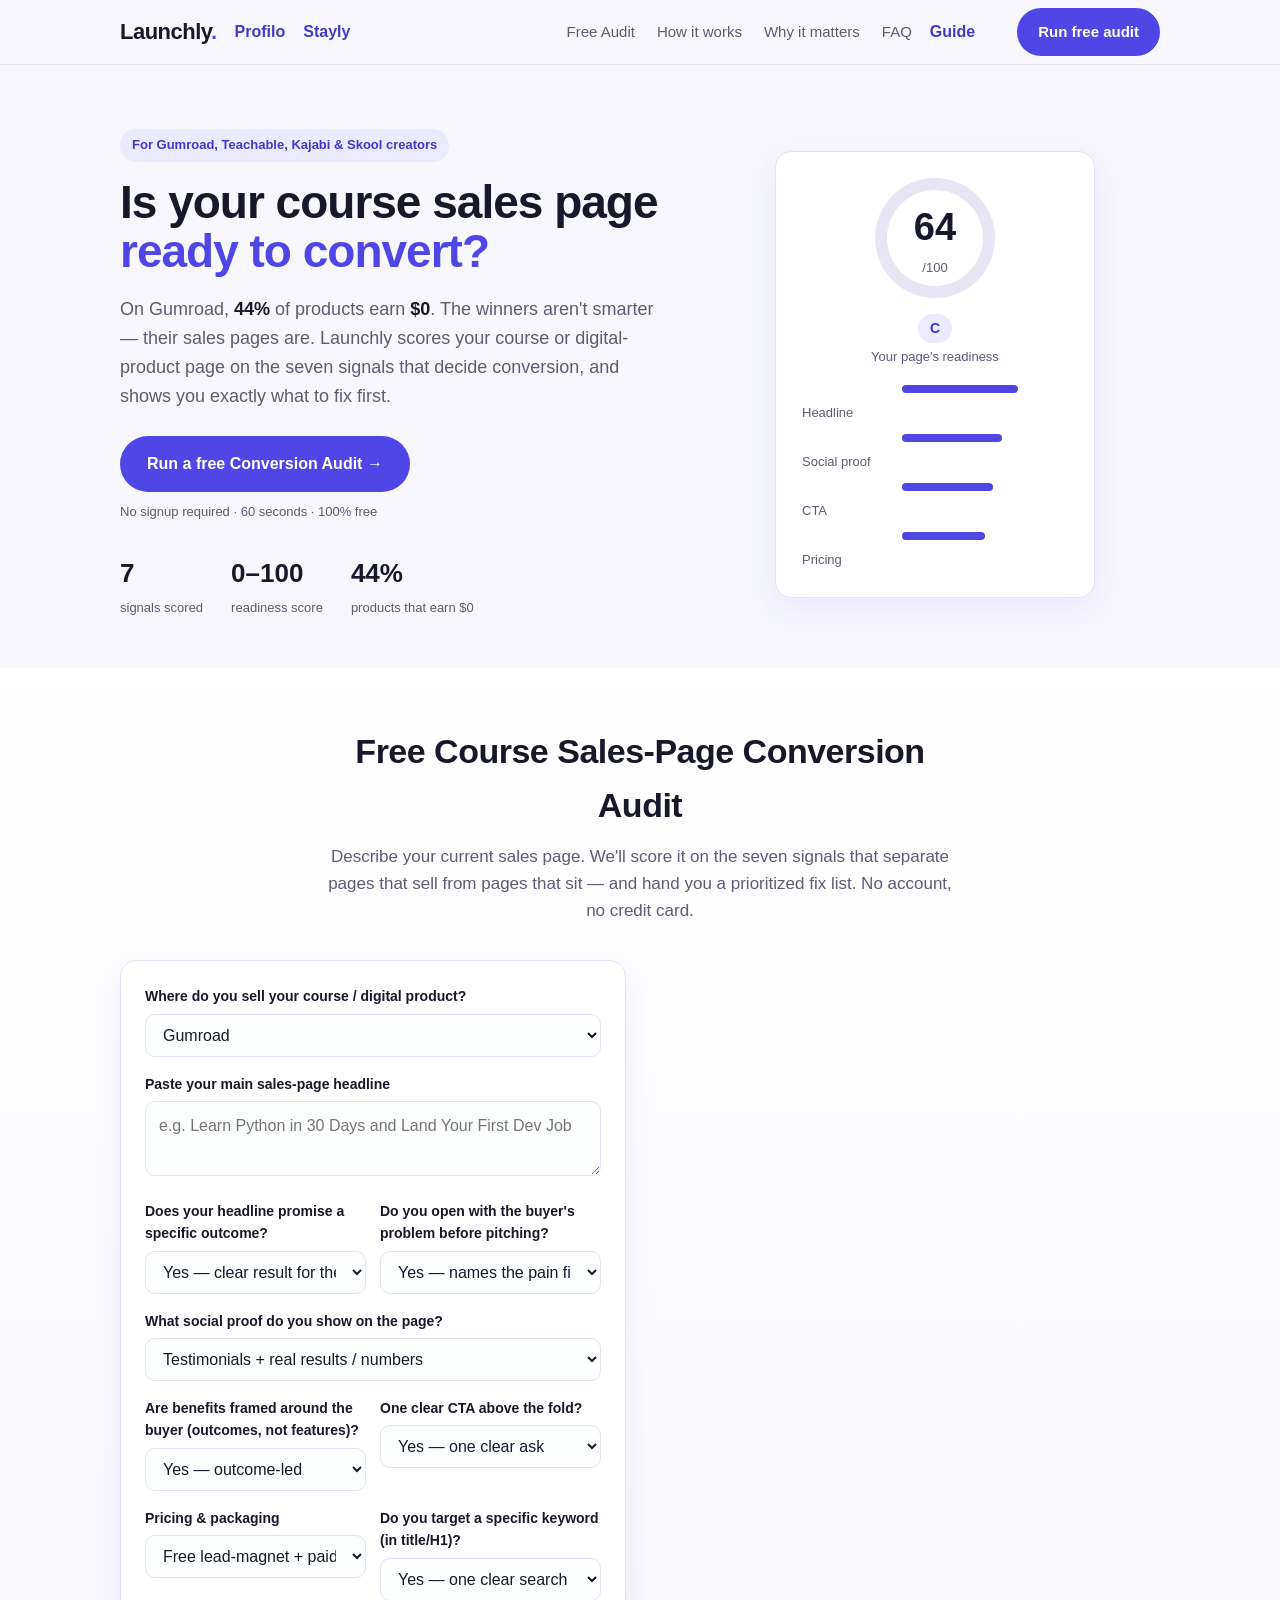
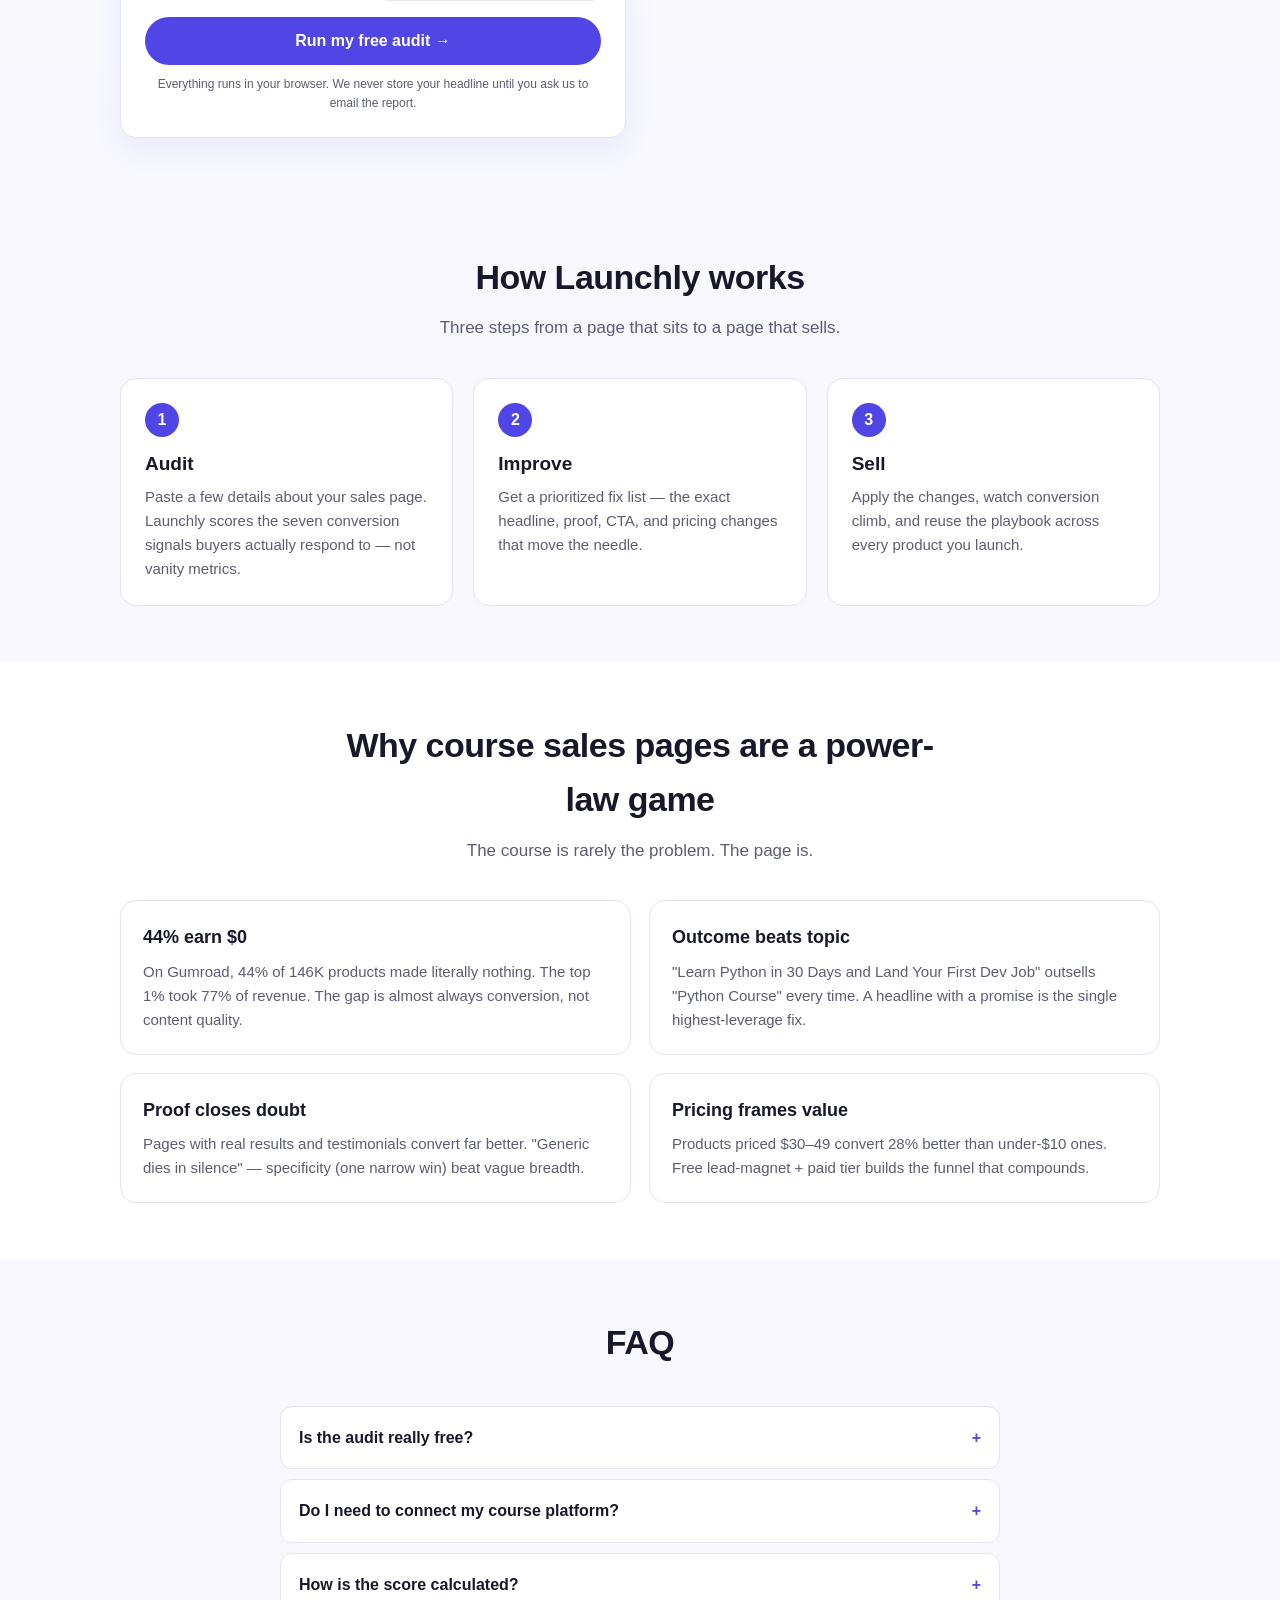
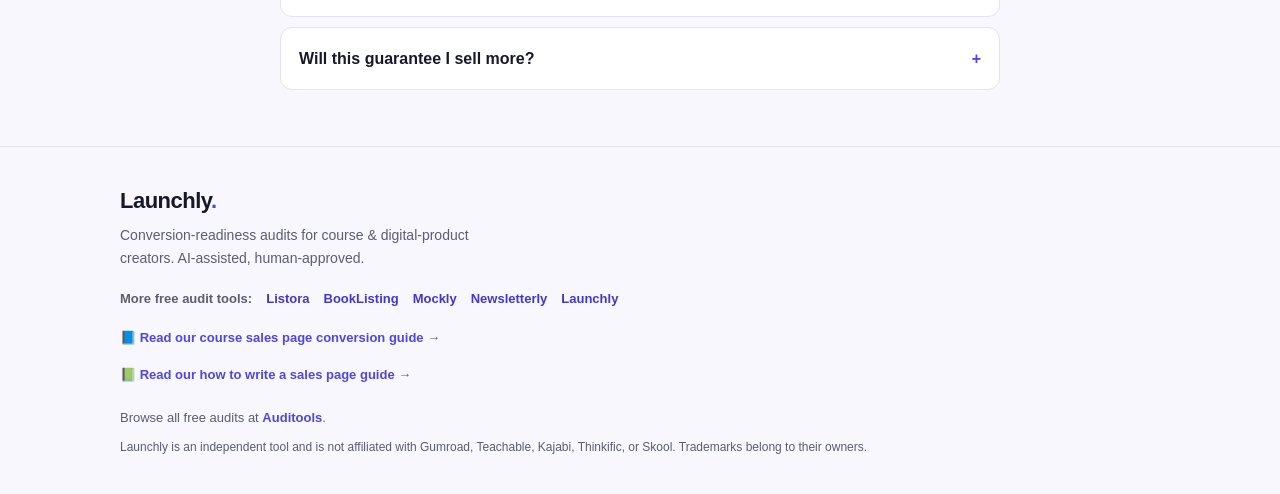
<file: index.html>
<!DOCTYPE html>
<html lang="en">
<head>
  <meta charset="UTF-8" />
  <meta name="viewport" content="width=device-width, initial-scale=1.0" />
  <title>Launchly — Is your course sales page ready to convert? (free conversion-readiness audit)</title>
  <meta name="description" content="Launchly scores your course or digital-product sales page like a conversion operator would — headline & outcome, pain hook, social proof, benefit clarity, CTA, pricing, and SEO. Free 0–100 audit, no signup. Find out if your page is leaving sales on the table." />
  <link rel="canonical" href="https://Viyozc.github.io/launchly-ai/" />
  <meta property="og:type" content="website" />
  <meta property="og:title" content="Launchly — Is your course sales page ready to convert? (free conversion-readiness audit)" />
  <meta property="og:description" content="Launchly scores your course or digital-product sales page on the seven signals that decide conversion. Free 0–100 audit, no signup." />
  <meta property="og:url" content="https://Viyozc.github.io/launchly-ai/" />
  <meta property="og:image" content="https://Viyozc.github.io/launchly-ai/assets/og-image.png" />
  <meta property="og:image:width" content="1200" />
  <meta property="og:image:height" content="630" />
  <meta property="og:image:alt" content="Launchly — Is your course sales page ready to convert?" />
  <meta name="twitter:image" content="https://Viyozc.github.io/launchly-ai/assets/og-image.png" />
  <meta name="twitter:image:alt" content="Launchly — Is your course sales page ready to convert?" />
  <meta name="twitter:card" content="summary_large_image" />
  <meta name="twitter:title" content="Launchly — Is your course sales page ready to convert? (free conversion-readiness audit)" />
  <meta name="twitter:description" content="Launchly scores your course or digital-product sales page on the seven signals that decide conversion. Free 0–100 audit, no signup." />

  <link rel="stylesheet" href="assets/style.css" />

  <script type="application/ld+json">
  {"@context":"https://schema.org","@type":"SoftwareApplication","name":"Launchly","url":"https://Viyozc.github.io/launchly-ai/","applicationCategory":"BusinessApplication","operatingSystem":"Web","offers":{"@type":"Offer","price":"0","priceCurrency":"USD"},"screenshot":"https://Viyozc.github.io/launchly-ai/assets/og-image.png"}
  </script>

  <script type="application/ld+json">
  {"@context": "https://schema.org", "@type": "FAQPage", "mainEntity": [{"@type": "Question", "name": "Is the audit really free?", "acceptedAnswer": {"@type": "Answer", "text": "Yes. The on-page audit runs entirely in your browser and costs nothing. No account needed."}}, {"@type": "Question", "name": "Do I need to connect my course platform?", "acceptedAnswer": {"@type": "Answer", "text": "No. You describe your setup with a few clicks and paste your headline. Launchly scores the strategy, not your private student data — so it works before you've optimized anything."}}, {"@type": "Question", "name": "How is the score calculated?", "acceptedAnswer": {"@type": "Answer", "text": "We weight headline & outcome, pain hook, social proof, benefit clarity, CTA strength, pricing & packaging, and SEO / keyword targeting — the signals that drive a stranger from \"maybe\" to \"buy\"."}}, {"@type": "Question", "name": "Will this guarantee I sell more?", "acceptedAnswer": {"@type": "Answer", "text": "No tool can. But most of the gap between a $0 product and a winning one is operational — headline, proof, CTA, pricing. Launchly shows you exactly where your gaps are."}}]}
  </script>
</head>
<body>
  <!-- ===== Nav ===== -->
  <header class="nav">
    <div class="container nav-inner">
      <a class="brand" href="#top">Launchly<span class="brand-dot">.</span></a> <a href="https://Viyozc.github.io/profilo-ai/" style="color:var(--brand-dk);font-weight:600;">Profilo</a> <a href="https://Viyozc.github.io/stayly-ai/" style="color:var(--brand-dk);font-weight:600;">Stayly</a>
      <nav class="nav-links">
        <a href="#audit">Free Audit</a>
        <a href="#how">How it works</a>
        <a href="#why">Why it matters</a>
        <a href="#faq">FAQ</a>
      </nav>
      <a href="./blog/" style="color:var(--brand-dk);font-weight:600;margin-right:16px;align-self:center;">Guide</a>
      <a class="btn btn-primary nav-cta" href="#audit">Run free audit</a>
    </div>
  </header>

  <!-- ===== Hero ===== -->
  <section class="hero" id="top">
    <div class="container hero-inner">
      <div class="hero-copy">
        <span class="badge">For Gumroad, Teachable, Kajabi &amp; Skool creators</span>
        <h1>Is your course sales page <span class="hl">ready to convert?</span></h1>
        <p class="lede">
          On Gumroad, <strong>44%</strong> of products earn <strong>$0</strong>. The winners aren't smarter — their
          sales pages are. Launchly scores your course or digital-product page on the seven signals that decide
          conversion, and shows you exactly what to fix first.
        </p>
        <div class="hero-actions">
          <a class="btn btn-primary btn-lg" href="#audit">Run a free Conversion Audit →</a>
          <span class="hero-note">No signup required · 60 seconds · 100% free</span>
        </div>
        <div class="hero-stats">
          <div><strong>7</strong><span>signals scored</span></div>
          <div><strong>0–100</strong><span>readiness score</span></div>
          <div><strong>44%</strong><span>products that earn $0</span></div>
        </div>
      </div>
      <div class="hero-visual" aria-hidden="true">
        <div class="score-card">
          <div class="score-ring"><span class="score-num" id="heroScore">—</span><span class="score-grad">/100</span></div>
          <div class="score-meta">
            <span class="grade" id="heroGrade">Grade</span>
            <span class="score-sub">Your page's readiness</span>
          </div>
          <div class="mini-bars">
            <div class="mbar"><i style="width:70%"></i><span>Headline</span></div>
            <div class="mbar"><i style="width:60%"></i><span>Social proof</span></div>
            <div class="mbar"><i style="width:55%"></i><span>CTA</span></div>
            <div class="mbar"><i style="width:50%"></i><span>Pricing</span></div>
          </div>
        </div>
      </div>
    </div>
  </section>

  <!-- ===== Audit Tool ===== -->
  <section class="audit" id="audit">
    <div class="container">
      <div class="section-head">
        <h2>Free Course Sales-Page Conversion Audit</h2>
        <p>Describe your current sales page. We'll score it on the seven signals that separate pages that sell from pages that sit — and hand you a prioritized fix list. No account, no credit card.</p>
      </div>

      <div class="audit-grid">
        <!-- Input -->
        <form class="audit-form" id="auditForm" novalidate>
          <label class="field">
            <span>Where do you sell your course / digital product?</span>
            <select id="fPlatform">
              <option value="gumroad">Gumroad</option>
              <option value="teachable">Teachable</option>
              <option value="kajabi">Kajabi</option>
              <option value="thinkific">Thinkific</option>
              <option value="skool">Skool</option>
              <option value="systeme">Systeme.io</option>
              <option value="self">Self-hosted / other</option>
            </select>
          </label>

          <label class="field">
            <span>Paste your main sales-page headline</span>
            <textarea id="fHeadline" rows="2" placeholder="e.g. Learn Python in 30 Days and Land Your First Dev Job"></textarea>
          </label>

          <div class="field-row">
            <label class="field">
              <span>Does your headline promise a specific outcome?</span>
              <select id="fOutcome">
                <option value="yes">Yes — clear result for the buyer</option>
                <option value="partial">Sort of / vague benefit</option>
                <option value="no">No — just names the topic</option>
              </select>
            </label>
            <label class="field">
              <span>Do you open with the buyer's problem before pitching?</span>
              <select id="fPain">
                <option value="yes">Yes — names the pain first</option>
                <option value="sometimes">Sometimes</option>
                <option value="no">No — jumps straight to features</option>
              </select>
            </label>
          </div>

          <label class="field">
            <span>What social proof do you show on the page?</span>
            <select id="fProof">
              <option value="strong">Testimonials + real results / numbers</option>
              <option value="some">A few testimonials</option>
              <option value="none">None yet</option>
            </select>
          </label>

          <div class="field-row">
            <label class="field">
              <span>Are benefits framed around the buyer (outcomes, not features)?</span>
              <select id="fBenefit">
                <option value="yes">Yes — outcome-led</option>
                <option value="partial">Mixed</option>
                <option value="no">No — feature-list only</option>
              </select>
            </label>
            <label class="field">
              <span>One clear CTA above the fold?</span>
              <select id="fCta">
                <option value="yes">Yes — one clear ask</option>
                <option value="sometimes">Sometimes / competing CTAs</option>
                <option value="no">No / vague</option>
              </select>
            </label>
          </div>

          <div class="field-row">
            <label class="field">
              <span>Pricing &amp; packaging</span>
              <select id="fPrice">
                <option value="freepaid">Free lead-magnet + paid tier</option>
                <option value="tiers">2–3 paid tiers</option>
                <option value="single">Single price</option>
                <option value="unclear">Unclear / hidden</option>
              </select>
            </label>
            <label class="field">
              <span>Do you target a specific keyword (in title/H1)?</span>
              <select id="fSeo">
                <option value="yes">Yes — one clear search intent</option>
                <option value="partial">Loosely</option>
                <option value="no">No / not optimized</option>
              </select>
            </label>
          </div>

          <button type="submit" class="btn btn-primary btn-lg btn-block">Run my free audit →</button>
          <p class="form-fine">Everything runs in your browser. We never store your headline until you ask us to email the report.</p>
        </form>

        <!-- Result -->
        <div class="audit-result" id="auditResult" hidden>
          <div class="result-top">
            <div class="score-ring lg">
              <span class="score-num" id="resScore">0</span>
              <span class="score-grad">/100</span>
            </div>
            <div>
              <span class="grade big" id="resGrade">—</span>
              <p class="result-sub" id="resSummary">—</p>
            </div>
          </div>

          <div class="bars" id="resBars"></div>

          <div class="tips">
            <h3>What to fix first</h3>
            <ul id="resTips"></ul>
          </div>

          <form class="email-capture" id="emailForm" action="https://formspree.io/f/meeyzkdp" method="POST">
            <label for="fEmail">Get the full report + weekly course-launch tips by email</label>
            <div class="email-row">
              <input type="email" id="fEmail" name="email" placeholder="you@email.com" required />
              <button type="submit" class="btn btn-primary">Email my report</button>
            </div>
            <p class="form-fine" id="emailNote">No spam. Unsubscribe anytime.</p>
          </form>
        </div>
      </div>
    </div>
  </section>

  <!-- ===== How it works ===== -->
  <section class="how" id="how">
    <div class="container">
      <div class="section-head">
        <h2>How Launchly works</h2>
        <p>Three steps from a page that sits to a page that sells.</p>
      </div>
      <div class="steps">
        <div class="step">
          <span class="step-num">1</span>
          <h3>Audit</h3>
          <p>Paste a few details about your sales page. Launchly scores the seven conversion signals buyers actually respond to — not vanity metrics.</p>
        </div>
        <div class="step">
          <span class="step-num">2</span>
          <h3>Improve</h3>
          <p>Get a prioritized fix list — the exact headline, proof, CTA, and pricing changes that move the needle.</p>
        </div>
        <div class="step">
          <span class="step-num">3</span>
          <h3>Sell</h3>
          <p>Apply the changes, watch conversion climb, and reuse the playbook across every product you launch.</p>
        </div>
      </div>
    </div>
  </section>

  <!-- ===== Why ===== -->
  <section class="why" id="why">
    <div class="container">
      <div class="section-head">
        <h2>Why course sales pages are a power-law game</h2>
        <p>The course is rarely the problem. The page is.</p>
      </div>
      <div class="why-grid">
        <div class="why-card">
          <h3>44% earn $0</h3>
          <p>On Gumroad, 44% of 146K products made literally nothing. The top 1% took 77% of revenue. The gap is almost always conversion, not content quality.</p>
        </div>
        <div class="why-card">
          <h3>Outcome beats topic</h3>
          <p>"Learn Python in 30 Days and Land Your First Dev Job" outsells "Python Course" every time. A headline with a promise is the single highest-leverage fix.</p>
        </div>
        <div class="why-card">
          <h3>Proof closes doubt</h3>
          <p>Pages with real results and testimonials convert far better. "Generic dies in silence" — specificity (one narrow win) beat vague breadth.</p>
        </div>
        <div class="why-card">
          <h3>Pricing frames value</h3>
          <p>Products priced $30–49 convert 28% better than under-$10 ones. Free lead-magnet + paid tier builds the funnel that compounds.</p>
        </div>
      </div>
    </div>
  </section>

  <!-- ===== FAQ ===== -->
  <section class="faq" id="faq">
    <div class="container">
      <div class="section-head">
        <h2>FAQ</h2>
      </div>
      <div class="faq-list">
        <details>
          <summary>Is the audit really free?</summary>
          <p>Yes. The on-page audit runs entirely in your browser and costs nothing. No account needed.</p>
        </details>
        <details>
          <summary>Do I need to connect my course platform?</summary>
          <p>No. You describe your setup with a few clicks and paste your headline. Launchly scores the strategy, not your private student data — so it works before you've optimized anything.</p>
        </details>
        <details>
          <summary>How is the score calculated?</summary>
          <p>We weight headline & outcome, pain hook, social proof, benefit clarity, CTA strength, pricing & packaging, and SEO / keyword targeting — the signals that drive a stranger from "maybe" to "buy".</p>
        </details>
        <details>
          <summary>Will this guarantee I sell more?</summary>
          <p>No tool can. But most of the gap between a $0 product and a winning one is operational — headline, proof, CTA, pricing. Launchly shows you exactly where your gaps are.</p>
        </details>
      </div>
    </div>
  </section>

  <!-- ===== Footer ===== -->
  <footer class="footer">
    <div class="container footer-inner">
      <div>
        <a class="brand" href="#top">Launchly<span class="brand-dot">.</span></a>
        <p class="footer-sub">Conversion-readiness audits for course &amp; digital-product creators. AI-assisted, human-approved.</p>
      </div>
      <div style="display:flex;flex-wrap:wrap;gap:14px;align-items:center;font-size:13px;margin-top:10px;">
        <span style="color:var(--muted);font-weight:600;">More free audit tools:</span>
        <a href="https://Viyozc.github.io/listora/" style="color:var(--brand-dk);font-weight:600;">Listora</a><a href="https://Viyozc.github.io/booklisting-ai/" style="color:var(--brand-dk);font-weight:600;">BookListing</a><a href="https://Viyozc.github.io/mockly-ai/" style="color:var(--brand-dk);font-weight:600;">Mockly</a><a href="https://Viyozc.github.io/newsletterly-ai/" style="color:var(--brand-dk);font-weight:600;">Newsletterly</a><a href="https://Viyozc.github.io/launchly-ai/" style="color:var(--brand-dk);font-weight:600;">Launchly</a>
      </div>
            <p style="color:var(--muted);font-size:13px;margin-top:8px;">📘 <a href="./blog/" style="color:var(--brand);font-weight:600;">Read our course sales page conversion guide</a> →</p>
      <p style="color:var(--muted);font-size:13px;margin-top:6px;">📗 <a href="./blog/how-to-write-sales-page/" style="color:var(--brand);font-weight:600;">Read our how to write a sales page guide</a> →</p>
      <p style="color:var(--muted);font-size:13px;margin-top:12px;">Browse all free audits at <a href="https://Viyozc.github.io/auditools/" style="color:var(--brand);font-weight:600;">Auditools</a>.</p>

      <p class="footer-fine">Launchly is an independent tool and is not affiliated with Gumroad, Teachable, Kajabi, Thinkific, or Skool. Trademarks belong to their owners.</p>
    </div>
  </footer>

  <script src="assets/audit.js"></script>
</body>
</html>
</file>
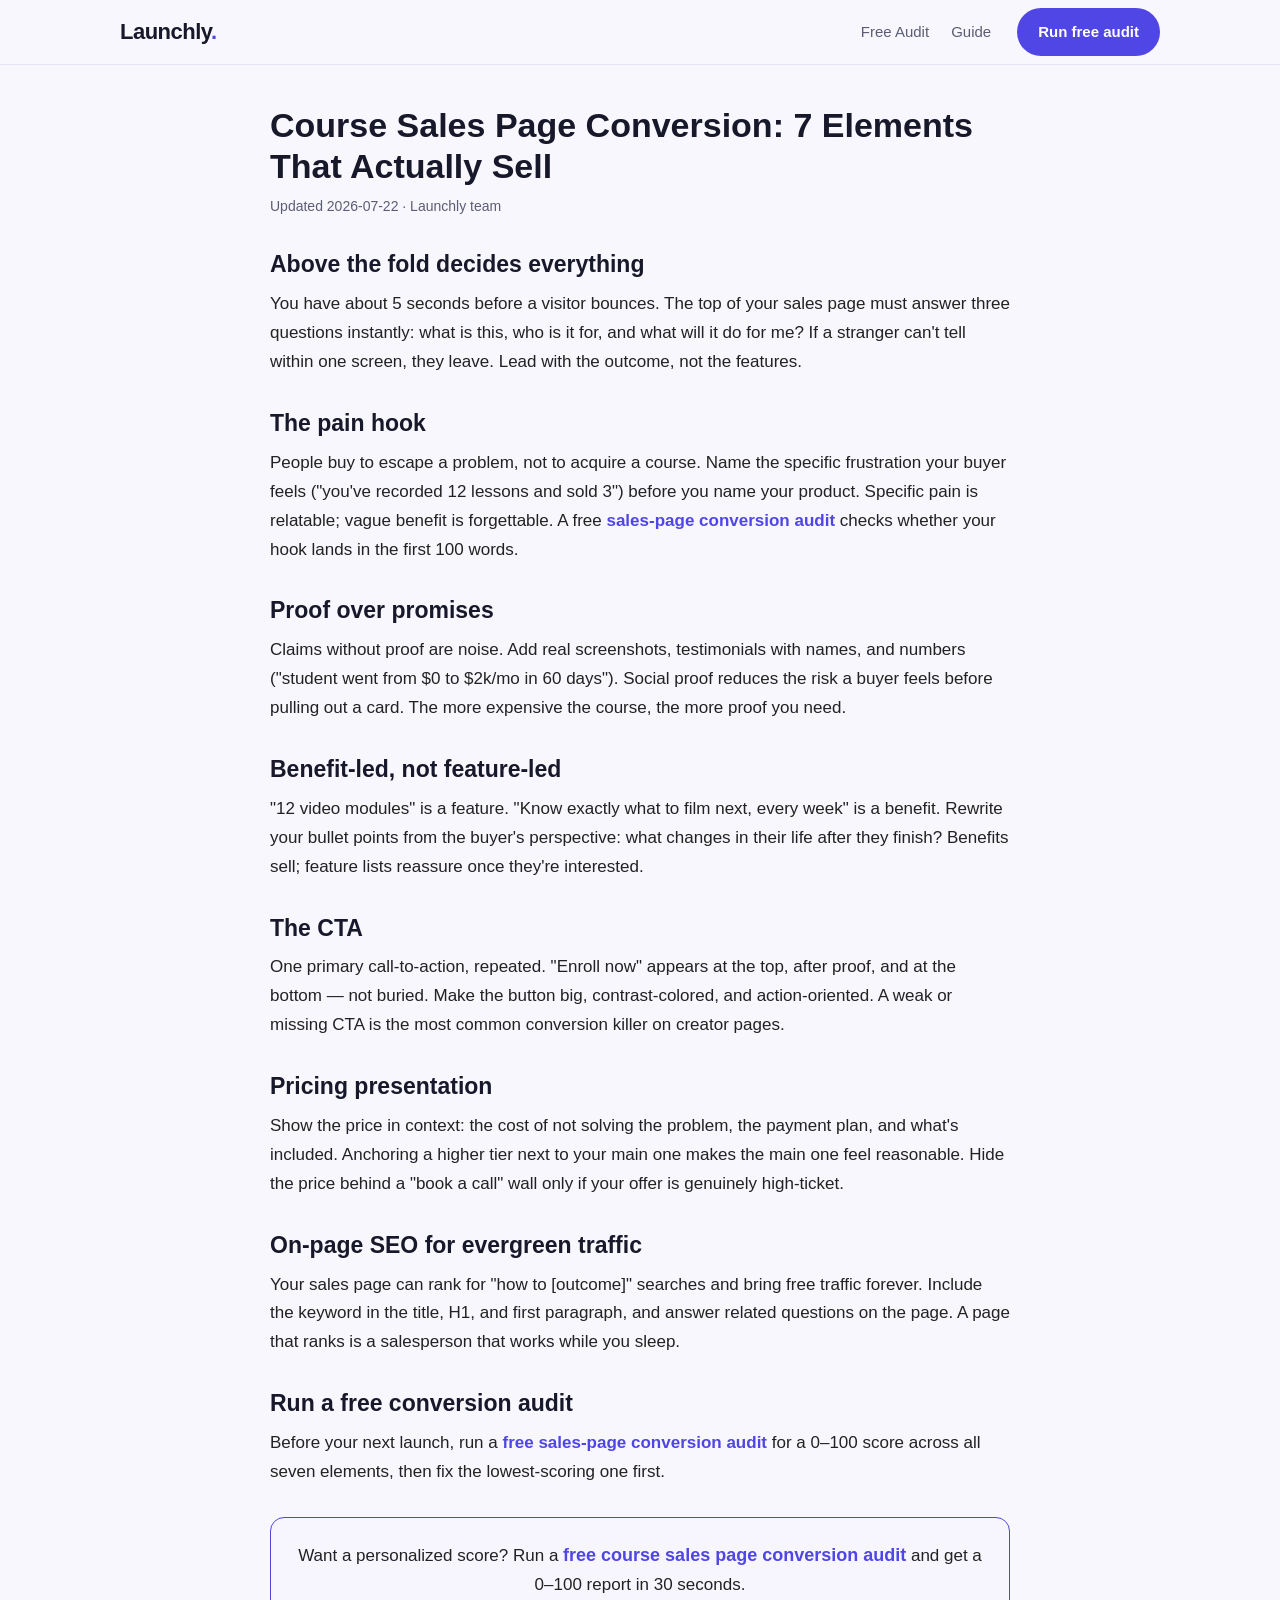
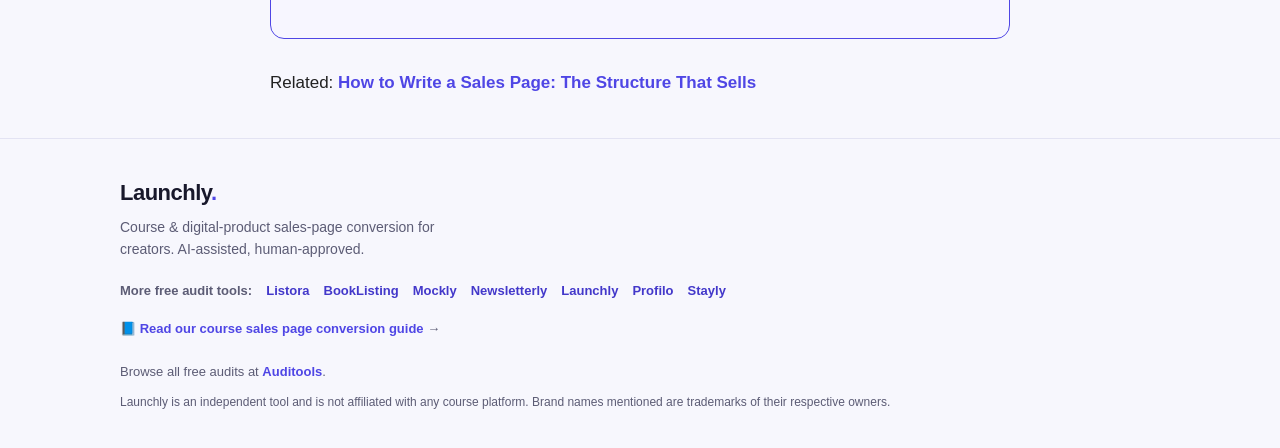
<file: blog/index.html>
<!DOCTYPE html>
<html lang="en">
<head>
  <meta charset="UTF-8" />
  <meta name="viewport" content="width=device-width, initial-scale=1.0" />
  <title>Course Sales Page Conversion: 7 Elements That Actually Sell</title>
  <meta name="description" content="The 7 sales-page elements that move course & digital-product conversions — above-the-fold clarity, pain hook, proof, benefits, CTA, pricing, and on-page SEO." />
  <link rel="canonical" href="https://Viyozc.github.io/launchly-ai/blog/" />
  <meta property="og:type" content="article" />
  <meta property="og:title" content="Course Sales Page Conversion: 7 Elements That Actually Sell" />
  <meta property="og:description" content="The 7 sales-page elements that move course & digital-product conversions — above-the-fold clarity, pain hook, proof, benefits, CTA, pricing, and on-page SEO." />
  <meta property="og:url" content="https://Viyozc.github.io/launchly-ai/blog/" />
  <meta property="og:image" content="https://Viyozc.github.io/launchly-ai/assets/og-image.png" />
  <meta name="twitter:card" content="summary_large_image" />
  <meta name="twitter:title" content="Course Sales Page Conversion: 7 Elements That Actually Sell" />
  <meta name="twitter:description" content="The 7 sales-page elements that move course & digital-product conversions — above-the-fold clarity, pain hook, proof, benefits, CTA, pricing, and on-page SEO." />
  <meta name="twitter:image" content="https://Viyozc.github.io/launchly-ai/assets/og-image.png" />
  <link rel="stylesheet" href="../assets/style.css" />
  <script type="application/ld+json">
  {"@context": "https://schema.org", "@type": "Article", "headline": "Course Sales Page Conversion: 7 Elements That Actually Sell", "description": "The 7 sales-page elements that move course & digital-product conversions \u2014 above-the-fold clarity, pain hook, proof, benefits, CTA, pricing, and on-page SEO.", "author": {"@type": "Organization", "name": "Launchly"}, "publisher": {"@type": "Organization", "name": "Launchly"}, "mainEntityOfPage": "https://Viyozc.github.io/launchly-ai/blog/", "datePublished": "2026-07-22"}
  </script>
  <style>
    .article {max-width:780px;margin:40px auto;padding:0 20px;}
    .article h1 {font-size:34px;line-height:1.2;margin:0 0 8px;}
    .article .meta {color:var(--muted);font-size:14px;margin-bottom:26px;}
    .article h2 {font-size:23px;margin:32px 0 10px;line-height:1.3;}
    .article p {font-size:17px;line-height:1.7;color:#222;margin:0 0 16px;}
    .article ul {margin:0 0 16px;padding-left:22px;}
    .article li {font-size:16px;line-height:1.6;margin-bottom:8px;}
    .article a {color:var(--brand);font-weight:600;}
    .article .cta-box {background:#f7f6ff;border:1px solid var(--brand);border-radius:14px;padding:22px;margin:30px 0;text-align:center;}
    .article .cta-box a {font-size:18px;}
  </style>
</head>
<body>
  <header class="nav">
    <div class="container nav-inner">
      <a class="brand" href="../">Launchly<span class="brand-dot">.</span></a>
      <nav class="nav-links">
        <a href="../#audit">Free Audit</a>
        <a href="./">Guide</a>
      </nav>
      <a class="btn btn-primary nav-cta" href="../#audit">Run free audit</a>
    </div>
  </header>
  <article class="container article">
    <h1>Course Sales Page Conversion: 7 Elements That Actually Sell</h1>
    <p class="meta">Updated 2026-07-22 · Launchly team</p>
    
<h2>Above the fold decides everything</h2>
<p>You have about 5 seconds before a visitor bounces. The top of your sales page must answer three questions instantly: what is this, who is it for, and what will it do for me? If a stranger can't tell within one screen, they leave. Lead with the outcome, not the features.</p>

<h2>The pain hook</h2>
<p>People buy to escape a problem, not to acquire a course. Name the specific frustration your buyer feels ("you've recorded 12 lessons and sold 3") before you name your product. Specific pain is relatable; vague benefit is forgettable. A free <a href="../#audit">sales-page conversion audit</a> checks whether your hook lands in the first 100 words.</p>

<h2>Proof over promises</h2>
<p>Claims without proof are noise. Add real screenshots, testimonials with names, and numbers ("student went from $0 to $2k/mo in 60 days"). Social proof reduces the risk a buyer feels before pulling out a card. The more expensive the course, the more proof you need.</p>

<h2>Benefit-led, not feature-led</h2>
<p>"12 video modules" is a feature. "Know exactly what to film next, every week" is a benefit. Rewrite your bullet points from the buyer's perspective: what changes in their life after they finish? Benefits sell; feature lists reassure once they're interested.</p>

<h2>The CTA</h2>
<p>One primary call-to-action, repeated. "Enroll now" appears at the top, after proof, and at the bottom — not buried. Make the button big, contrast-colored, and action-oriented. A weak or missing CTA is the most common conversion killer on creator pages.</p>

<h2>Pricing presentation</h2>
<p>Show the price in context: the cost of <em>not</em> solving the problem, the payment plan, and what's included. Anchoring a higher tier next to your main one makes the main one feel reasonable. Hide the price behind a "book a call" wall only if your offer is genuinely high-ticket.</p>

<h2>On-page SEO for evergreen traffic</h2>
<p>Your sales page can rank for "how to [outcome]" searches and bring free traffic forever. Include the keyword in the title, H1, and first paragraph, and answer related questions on the page. A page that ranks is a salesperson that works while you sleep.</p>

<h2>Run a free conversion audit</h2>
<p>Before your next launch, run a <a href="../#audit">free sales-page conversion audit</a> for a 0–100 score across all seven elements, then fix the lowest-scoring one first.</p>

    <div class="cta-box">
      <p>Want a personalized score? Run a <a href="../#audit">free course sales page conversion audit</a> and get a 0–100 report in 30 seconds.</p>
    </div>
  <p class="related">Related: <a href="./how-to-write-sales-page/">How to Write a Sales Page: The Structure That Sells</a></p>
  </article>
  <footer class="footer">
    <div class="container footer-inner">
      <div>
        <a class="brand" href="../">Launchly<span class="brand-dot">.</span></a>
        <p class="footer-sub">Course & digital-product sales-page conversion for creators. AI-assisted, human-approved.</p>
      </div>
      <div style="display:flex;flex-wrap:wrap;gap:14px;align-items:center;font-size:13px;margin-top:10px;"><span style="color:var(--muted);font-weight:600;">More free audit tools:</span><a href="https://Viyozc.github.io/listora/" style="color:var(--brand-dk);font-weight:600;">Listora</a><a href="https://Viyozc.github.io/booklisting-ai/" style="color:var(--brand-dk);font-weight:600;">BookListing</a><a href="https://Viyozc.github.io/mockly-ai/" style="color:var(--brand-dk);font-weight:600;">Mockly</a><a href="https://Viyozc.github.io/newsletterly-ai/" style="color:var(--brand-dk);font-weight:600;">Newsletterly</a><a href="https://Viyozc.github.io/launchly-ai/" style="color:var(--brand-dk);font-weight:600;">Launchly</a><a href="https://Viyozc.github.io/profilo-ai/" style="color:var(--brand-dk);font-weight:600;">Profilo</a><a href="https://Viyozc.github.io/stayly-ai/" style="color:var(--brand-dk);font-weight:600;">Stayly</a></div>
      <p style="color:var(--muted);font-size:13px;margin-top:8px;">📘 <a href="./" style="color:var(--brand);font-weight:600;">Read our course sales page conversion guide</a> →</p>
      <p style="color:var(--muted);font-size:13px;margin-top:12px;">Browse all free audits at <a href="https://Viyozc.github.io/auditools/" style="color:var(--brand);font-weight:600;">Auditools</a>.</p>
      <p class="footer-fine">Launchly is an independent tool and is not affiliated with any course platform. Brand names mentioned are trademarks of their respective owners.</p>
    </div>
  </footer>
</body>
</html>
</file>
<file: assets/style.css>
:root {
  --bg: #f7f7fd;
  --ink: #18182b;
  --muted: #5c5c75;
  --line: #e3e3f3;
  --brand: #4f46e5;
  --brand-dk: #4338ca;
  --brand-soft: #ebeafe;
  --good: #2f9e6b;
  --warn: #e0a106;
  --bad: #d9534f;
  --card: #ffffff;
  --shadow: 0 10px 30px rgba(79, 70, 229, 0.08);
  --radius: 16px;
  --maxw: 1080px;
}

* { box-sizing: border-box; margin: 0; padding: 0; }
html { scroll-behavior: smooth; }
body {
  font-family: -apple-system, BlinkMacSystemFont, "Segoe UI", Roboto, "Helvetica Neue", Arial, sans-serif;
  background: var(--bg);
  color: var(--ink);
  line-height: 1.6;
  -webkit-font-smoothing: antialiased;
}
.container { width: 100%; max-width: var(--maxw); margin: 0 auto; padding: 0 20px; }
a { color: inherit; text-decoration: none; }
em { font-style: normal; }

/* Buttons */
.btn {
  display: inline-block;
  font-weight: 600;
  border-radius: 999px;
  padding: 11px 20px;
  cursor: pointer;
  border: 1px solid transparent;
  font-size: 15px;
  transition: transform .08s ease, background .2s ease, box-shadow .2s ease;
}
.btn:active { transform: translateY(1px); }
.btn-primary { background: var(--brand); color: #fff; }
.btn-primary:hover { background: var(--brand-dk); box-shadow: 0 6px 18px rgba(79,70,229,.35); }
.btn-lg { padding: 14px 26px; font-size: 16px; }
.btn-block { width: 100%; text-align: center; }

/* Nav */
.nav {
  position: sticky; top: 0; z-index: 50;
  background: rgba(247,247,253,.85);
  backdrop-filter: blur(10px);
  border-bottom: 1px solid var(--line);
}
.nav-inner { display: flex; align-items: center; gap: 18px; height: 64px; }
.brand { font-weight: 800; font-size: 22px; letter-spacing: -.5px; }
.brand-dot { color: var(--brand); }
.nav-links { display: flex; gap: 22px; margin-left: auto; font-size: 15px; color: var(--muted); }
.nav-links a:hover { color: var(--ink); }
.nav-cta { margin-left: 8px; }

/* Hero */
.hero { padding: 64px 0 48px; }
.hero-inner { display: grid; grid-template-columns: 1.1fr .9fr; gap: 40px; align-items: center; }
.badge {
  display: inline-block; background: var(--brand-soft); color: var(--brand-dk);
  font-size: 13px; font-weight: 600; padding: 6px 12px; border-radius: 999px; margin-bottom: 16px;
}
.hero h1 { font-size: 46px; line-height: 1.08; letter-spacing: -1px; font-weight: 800; }
.hl { color: var(--brand); }
.lede { color: var(--muted); font-size: 18px; margin: 18px 0 26px; max-width: 540px; }
.lede strong { color: var(--ink); }
.hero-actions { display: flex; flex-direction: column; gap: 10px; align-items: flex-start; }
.hero-note { font-size: 13px; color: var(--muted); }
.hero-stats { display: flex; gap: 28px; margin-top: 30px; }
.hero-stats strong { display: block; font-size: 26px; color: var(--ink); }
.hero-stats span { font-size: 13px; color: var(--muted); }

/* Hero visual / score card */
.hero-visual { display: flex; justify-content: center; }
.score-card {
  background: var(--card); border: 1px solid var(--line); border-radius: var(--radius);
  box-shadow: var(--shadow); padding: 26px; width: 320px;
}
.score-ring {
  width: 120px; height: 120px; border-radius: 50%;
  background: conic-gradient(var(--brand) 0deg, #e6e6f4 0deg);
  display: flex; align-items: center; justify-content: center; flex-direction: column;
  margin: 0 auto 16px; position: relative;
}
.score-ring::after {
  content: ""; position: absolute; inset: 12px; background: var(--card); border-radius: 50%;
}
.score-ring.lg { width: 150px; height: 150px; }
.score-num { position: relative; z-index: 1; font-size: 38px; font-weight: 800; }
.score-ring.lg .score-num { font-size: 46px; }
.score-grad { position: relative; z-index: 1; font-size: 13px; color: var(--muted); }
.score-meta { text-align: center; margin-bottom: 18px; }
.grade {
  display: inline-block; background: var(--brand-soft); color: var(--brand-dk);
  font-weight: 700; padding: 3px 12px; border-radius: 999px; font-size: 14px;
}
.grade.big { font-size: 18px; padding: 5px 16px; }
.score-sub { display: block; font-size: 13px; color: var(--muted); margin-top: 4px; }
.mini-bars { display: flex; flex-direction: column; gap: 10px; }
.mbar { display: grid; grid-template-columns: 90px 1fr; align-items: center; gap: 10px; font-size: 13px; color: var(--muted); }
.mbar i { display: block; height: 8px; background: var(--brand); border-radius: 999px; }
.mbar i { grid-column: 2; }
.mbar span { grid-column: 1; }

/* Section heads */
.section-head { text-align: center; max-width: 640px; margin: 0 auto 36px; }
.section-head h2 { font-size: 34px; letter-spacing: -.5px; font-weight: 800; }
.section-head p { color: var(--muted); margin-top: 10px; font-size: 17px; }

/* Audit */
.audit { padding: 56px 0; background: linear-gradient(180deg, #fff 0%, var(--bg) 100%); }
.audit-grid { display: grid; grid-template-columns: 1fr 1fr; gap: 28px; align-items: start; }
.audit-form, .audit-result {
  background: var(--card); border: 1px solid var(--line); border-radius: var(--radius);
  box-shadow: var(--shadow); padding: 24px;
}
.field { display: block; margin-bottom: 16px; }
.field > span { display: flex; justify-content: space-between; font-size: 14px; font-weight: 600; margin-bottom: 6px; }
.field em { color: var(--muted); font-weight: 500; font-size: 12px; }
.field input, .field textarea, .field select {
  width: 100%; border: 1px solid var(--line); border-radius: 10px; padding: 11px 13px;
  font: inherit; color: var(--ink); background: #fdfffe; resize: vertical;
}
.field input:focus, .field textarea:focus, .field select:focus { outline: none; border-color: var(--brand); box-shadow: 0 0 0 3px var(--brand-soft); }
.field-row { display: flex; gap: 14px; }
.field-row .field { flex: 1; }
@media (max-width: 560px) { .field-row { flex-direction: column; gap: 0; } }
.form-fine { font-size: 12px; color: var(--muted); text-align: center; margin-top: 10px; }

/* Result */
.result-top { display: flex; gap: 20px; align-items: center; margin-bottom: 22px; }
.result-sub { font-size: 14px; color: var(--muted); margin-top: 6px; max-width: 240px; }
.bars { display: flex; flex-direction: column; gap: 12px; margin-bottom: 22px; }
.bar-row { display: grid; grid-template-columns: 120px 1fr 38px; align-items: center; gap: 10px; font-size: 13px; }
.bar-track { height: 9px; background: #e6e6f4; border-radius: 999px; overflow: hidden; }
.bar-fill { height: 100%; border-radius: 999px; background: var(--brand); transition: width .5s ease; }
.bar-val { text-align: right; color: var(--muted); font-weight: 600; }
.tips h3 { font-size: 16px; margin-bottom: 10px; }
.tips ul { list-style: none; display: flex; flex-direction: column; gap: 8px; }
.tips li { background: var(--brand-soft); border-radius: 10px; padding: 10px 12px; font-size: 14px; position: relative; padding-left: 34px; }
.tips li::before { content: "→"; position: absolute; left: 12px; color: var(--brand-dk); font-weight: 800; }
.tips li.ok { background: #e9f7f0; }
.tips li.ok::before { content: "✓"; color: var(--good); }

.email-capture { border-top: 1px solid var(--line); padding-top: 18px; margin-top: 4px; }
.email-capture label { display: block; font-size: 14px; font-weight: 600; margin-bottom: 8px; }
.email-row { display: flex; gap: 8px; }
.email-row input { flex: 1; border: 1px solid var(--line); border-radius: 10px; padding: 11px 13px; font: inherit; }
.email-row input:focus { outline: none; border-color: var(--brand); box-shadow: 0 0 0 3px var(--brand-soft); }

/* How */
.how { padding: 56px 0; }
.steps { display: grid; grid-template-columns: repeat(3, 1fr); gap: 20px; }
.step { background: var(--card); border: 1px solid var(--line); border-radius: var(--radius); padding: 24px; }
.step-num { display: inline-flex; width: 34px; height: 34px; align-items: center; justify-content: center; background: var(--brand); color: #fff; border-radius: 50%; font-weight: 800; margin-bottom: 12px; }
.step h3 { font-size: 19px; margin-bottom: 6px; }
.step p { color: var(--muted); font-size: 15px; }

/* Why */
.why { padding: 56px 0; background: #fff; }
.why-grid { display: grid; grid-template-columns: 1fr 1fr; gap: 18px; }
.why-card { border: 1px solid var(--line); border-radius: var(--radius); padding: 22px; }
.why-card h3 { font-size: 18px; margin-bottom: 8px; }
.why-card p { color: var(--muted); font-size: 15px; }

/* FAQ */
.faq { padding: 56px 0; }
.faq-list { max-width: 720px; margin: 0 auto; display: flex; flex-direction: column; gap: 10px; }
.faq details { background: var(--card); border: 1px solid var(--line); border-radius: 12px; padding: 4px 18px; }
.faq summary { cursor: pointer; font-weight: 600; padding: 14px 0; list-style: none; }
.faq summary::-webkit-details-marker { display: none; }
.faq summary::after { content: "+"; float: right; color: var(--brand); font-weight: 800; }
.faq details[open] summary::after { content: "−"; }
.faq details p { color: var(--muted); padding: 0 0 14px; font-size: 15px; }

/* Footer */
.footer { border-top: 1px solid var(--line); padding: 36px 0; background: var(--bg); }
.footer-inner { display: flex; flex-direction: column; gap: 10px; }
.footer-sub { color: var(--muted); font-size: 14px; margin-top: 6px; max-width: 360px; }
.footer-fine { font-size: 12px; color: var(--muted); }

/* Responsive */
@media (max-width: 860px) {
  .hero-inner, .audit-grid, .why-grid { grid-template-columns: 1fr; }
  .hero-visual { order: -1; }
  .steps { grid-template-columns: 1fr; }
  .nav-links { display: none; }
  .hero h1 { font-size: 36px; }
}
</file>
